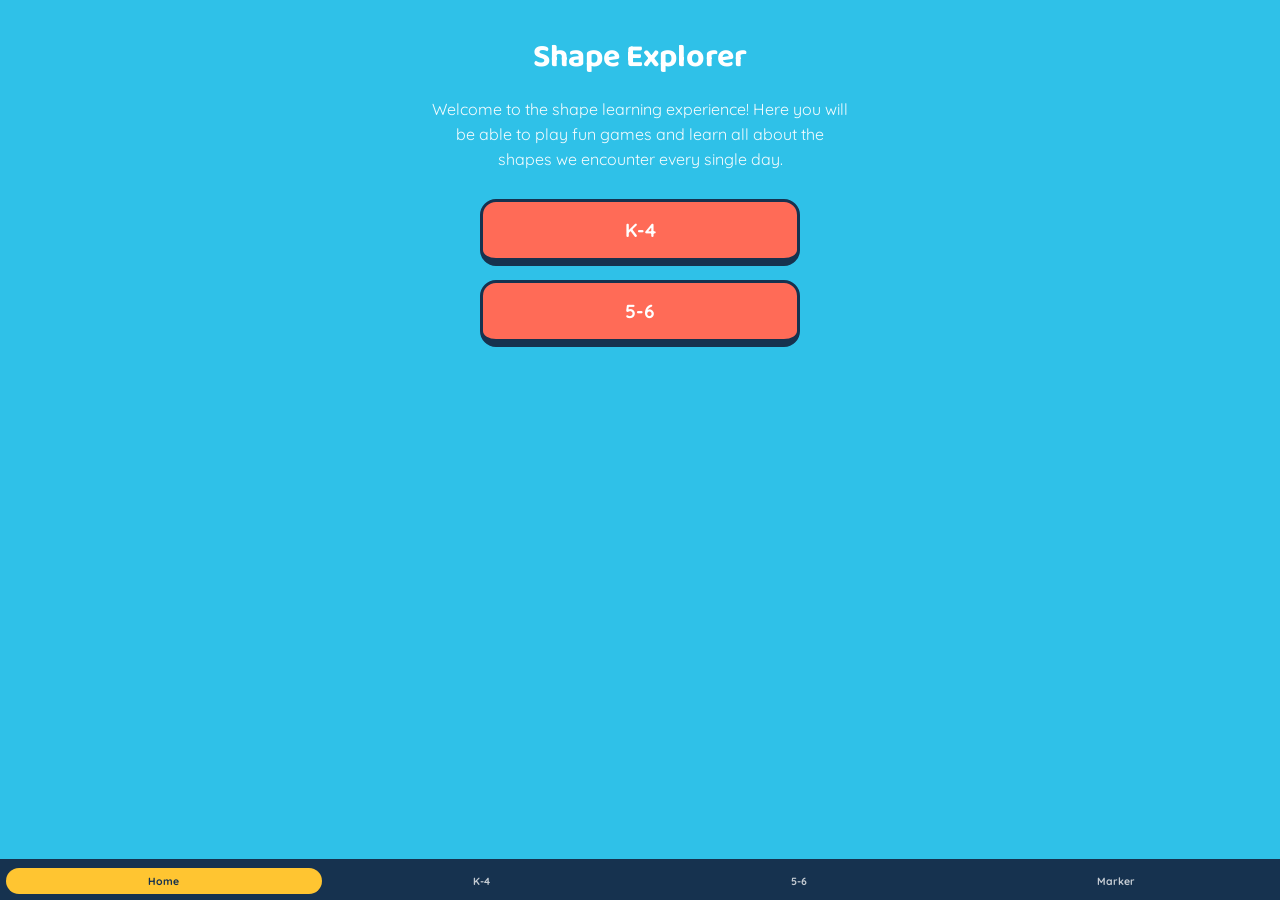
<file: index.html>
<!DOCTYPE html>
<html lang="en">
<head>
    <meta charset="utf-8">
    <meta name="viewport" content="width=device-width, initial-scale=1, maximum-scale=1, user-scalable=no, viewport-fit=cover">
    <title>Shape Explorer</title>
    <link rel="stylesheet" href="Style.css">
</head>
<body data-page="home">
    <nav id="navbar"></nav>
    <main class="page">
        <h1>Shape Explorer</h1>
        <p class="intro">
            Welcome to the shape learning experience! Here you will be able to play fun games and learn all about the shapes
            we encounter every single day. 
        </p>
        <div class="button-stack">
            <a class="big-button" href="K4.html">K-4</a>
            <a class="big-button" href="Grade56.html">5-6</a>
        </div>
    </main>
    <script src="App.js"></script>
</body>
</html>
</file>
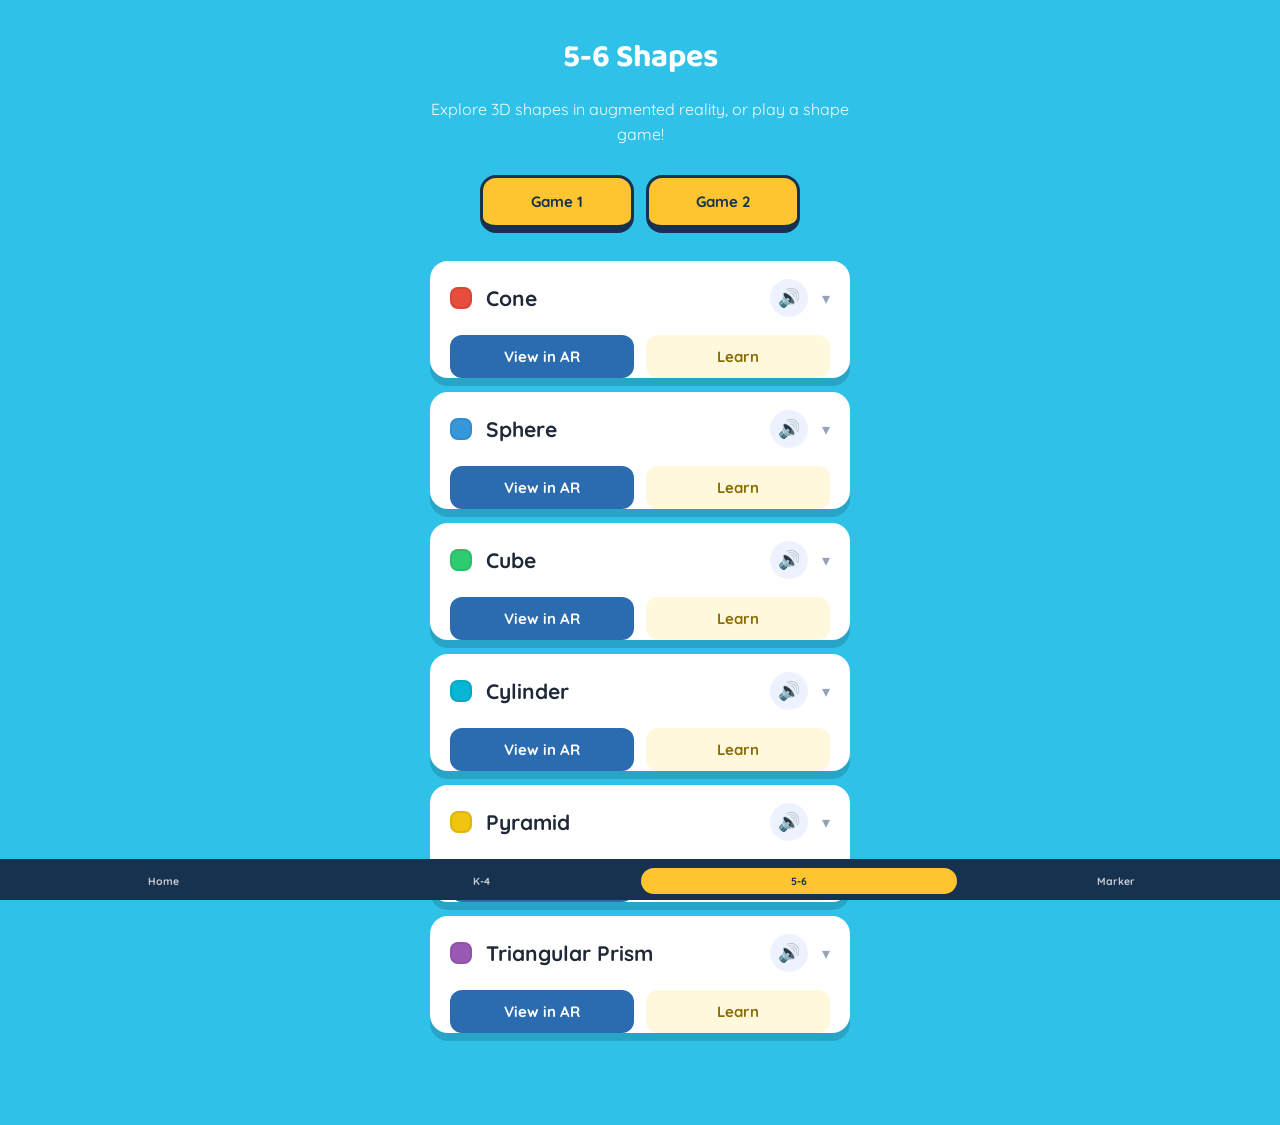
<file: Grade56.html>
<!DOCTYPE html>
<html lang="en">
<head>
    <meta charset="utf-8">
    <meta name="viewport" content="width=device-width, initial-scale=1, maximum-scale=1, user-scalable=no, viewport-fit=cover">
    <title>5-6 Activities - Shape Explorer</title>
    <link rel="stylesheet" href="Style.css">
    <link rel="stylesheet" href="Shapes.css">
</head>
<body data-page="grade56" data-grade="grade56">
    <nav id="navbar"></nav>

    <main class="page">
        <h1>5-6 Shapes</h1>
        <p class="intro">Explore 3D shapes in augmented reality, or play a shape game!</p>

        <div class="button-row">
            <a class="big-button secondary" href="Grade56game1.html">Game 1</a>
            <a class="big-button secondary" href="Grade56game2.html">Game 2</a>
        </div>

        <div id="shape-card-list" class="shape-card-list"></div>
    </main>

    <script src="shapes-data.js"></script>
    <script src="App.js"></script>
    <script src="Cards.js"></script>
</body>
</html>
</file>
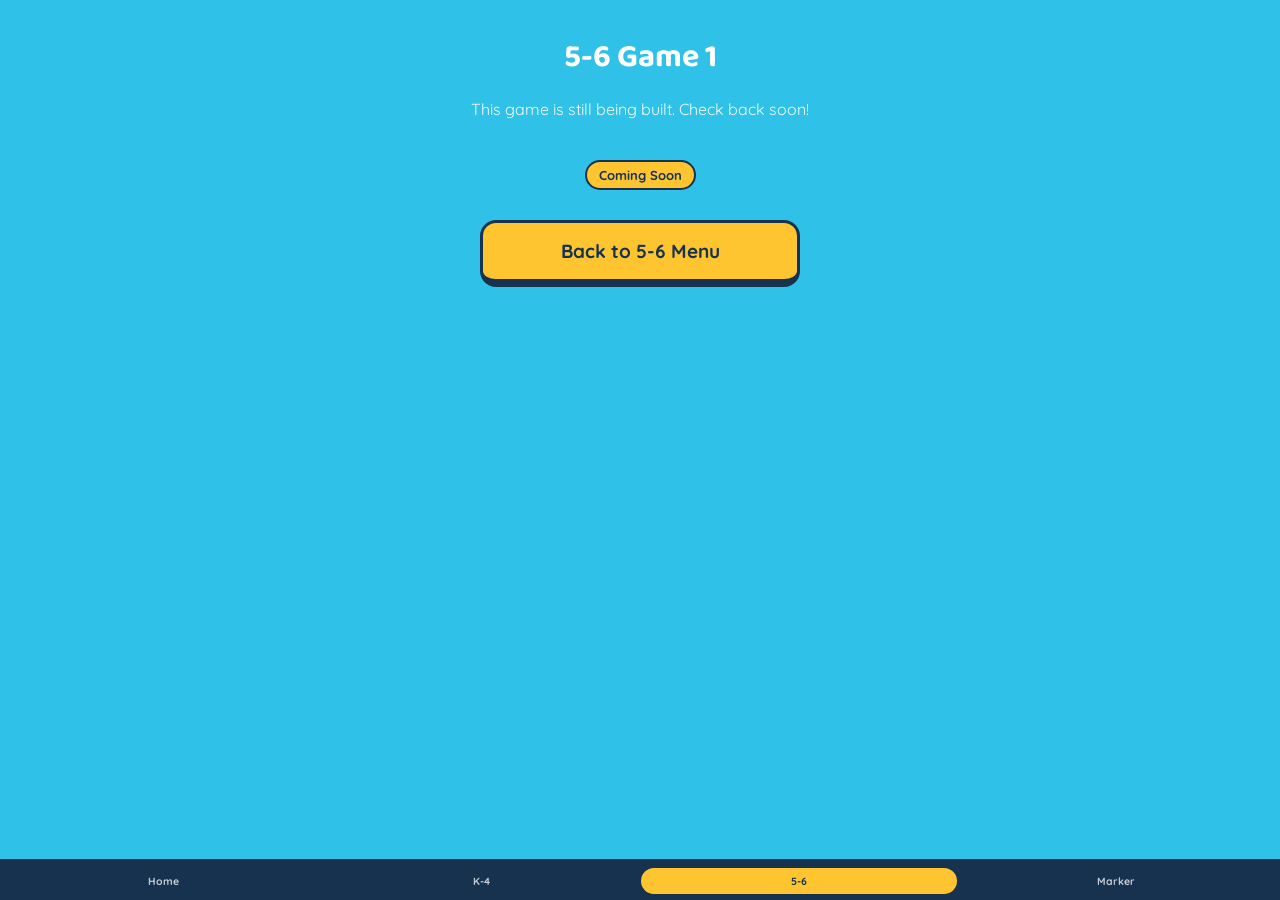
<file: Grade56game1.html>
<!DOCTYPE html>
<html lang="en">
<head>
    <meta charset="utf-8">
    <meta name="viewport" content="width=device-width, initial-scale=1">
    <title>5-6 Game 1 - Shape Explorer</title>
    <link rel="stylesheet" href="Style.css">
</head>
<body data-page="grade56">
    <nav id="navbar"></nav>

    <main class="page">
        <h1>5-6 Game 1</h1>
        <p class="intro">This game is still being built. Check back soon!</p>
        <span class="coming-soon-badge">Coming Soon</span>
        <div class="button-stack" style="margin-top: 30px;">
            <a class="big-button secondary" href="Grade56.html">Back to 5-6 Menu</a>
        </div>
    </main>

    <script src="App.js"></script>
</body>
</html>
</file>
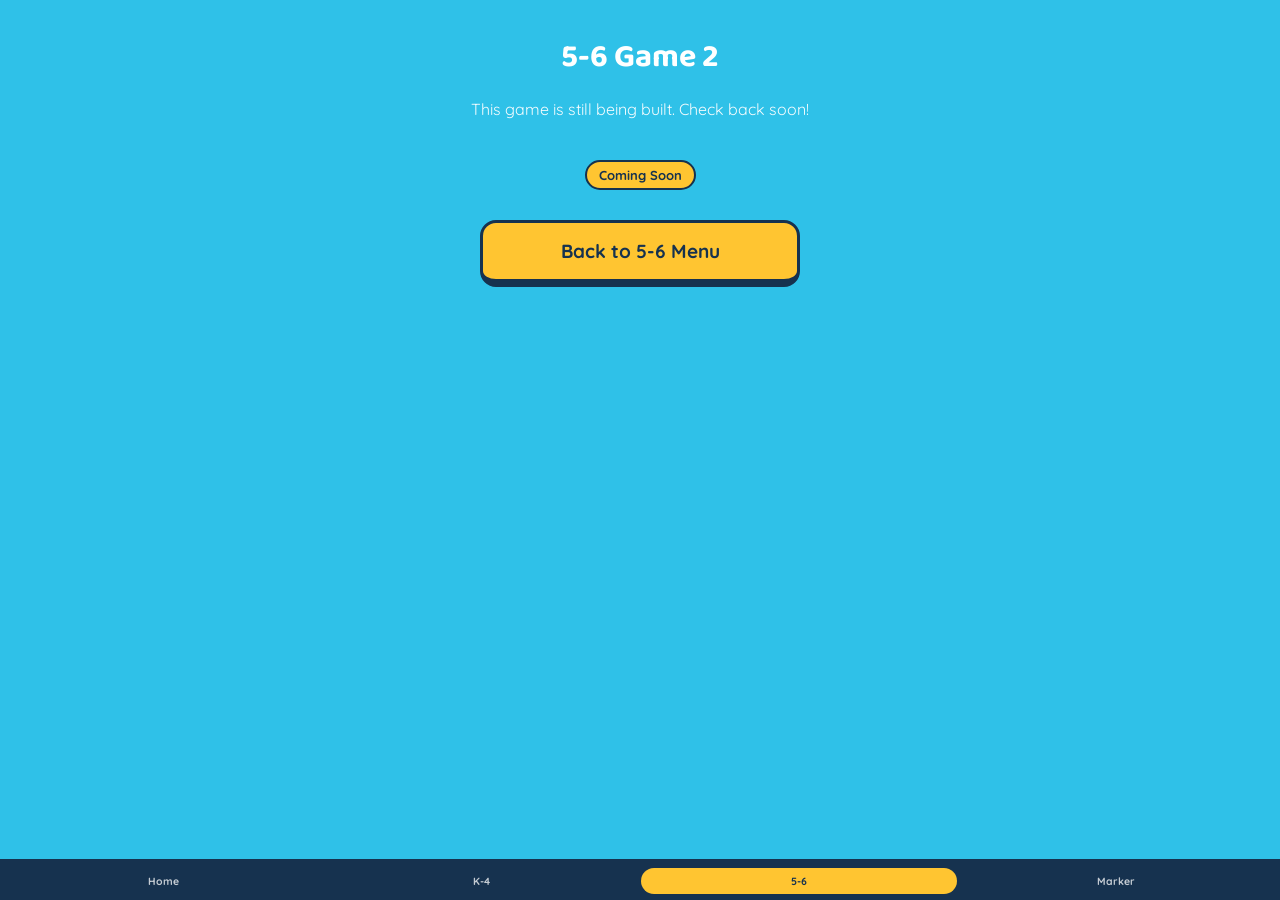
<file: Grade56game2.html>
<!DOCTYPE html>
<html lang="en">
<head>
    <meta charset="utf-8">
    <meta name="viewport" content="width=device-width, initial-scale=1">
    <title>5-6 Game 2 - Shape Explorer</title>
    <link rel="stylesheet" href="Style.css">
</head>
<body data-page="grade56">
    <nav id="navbar"></nav>

    <main class="page">
        <h1>5-6 Game 2</h1>
        <p class="intro">This game is still being built. Check back soon!</p>
        <span class="coming-soon-badge">Coming Soon</span>
        <div class="button-stack" style="margin-top: 30px;">
            <a class="big-button secondary" href="Grade56.html">Back to 5-6 Menu</a>
        </div>
    </main>

    <script src="App.js"></script>
</body>
</html>
</file>
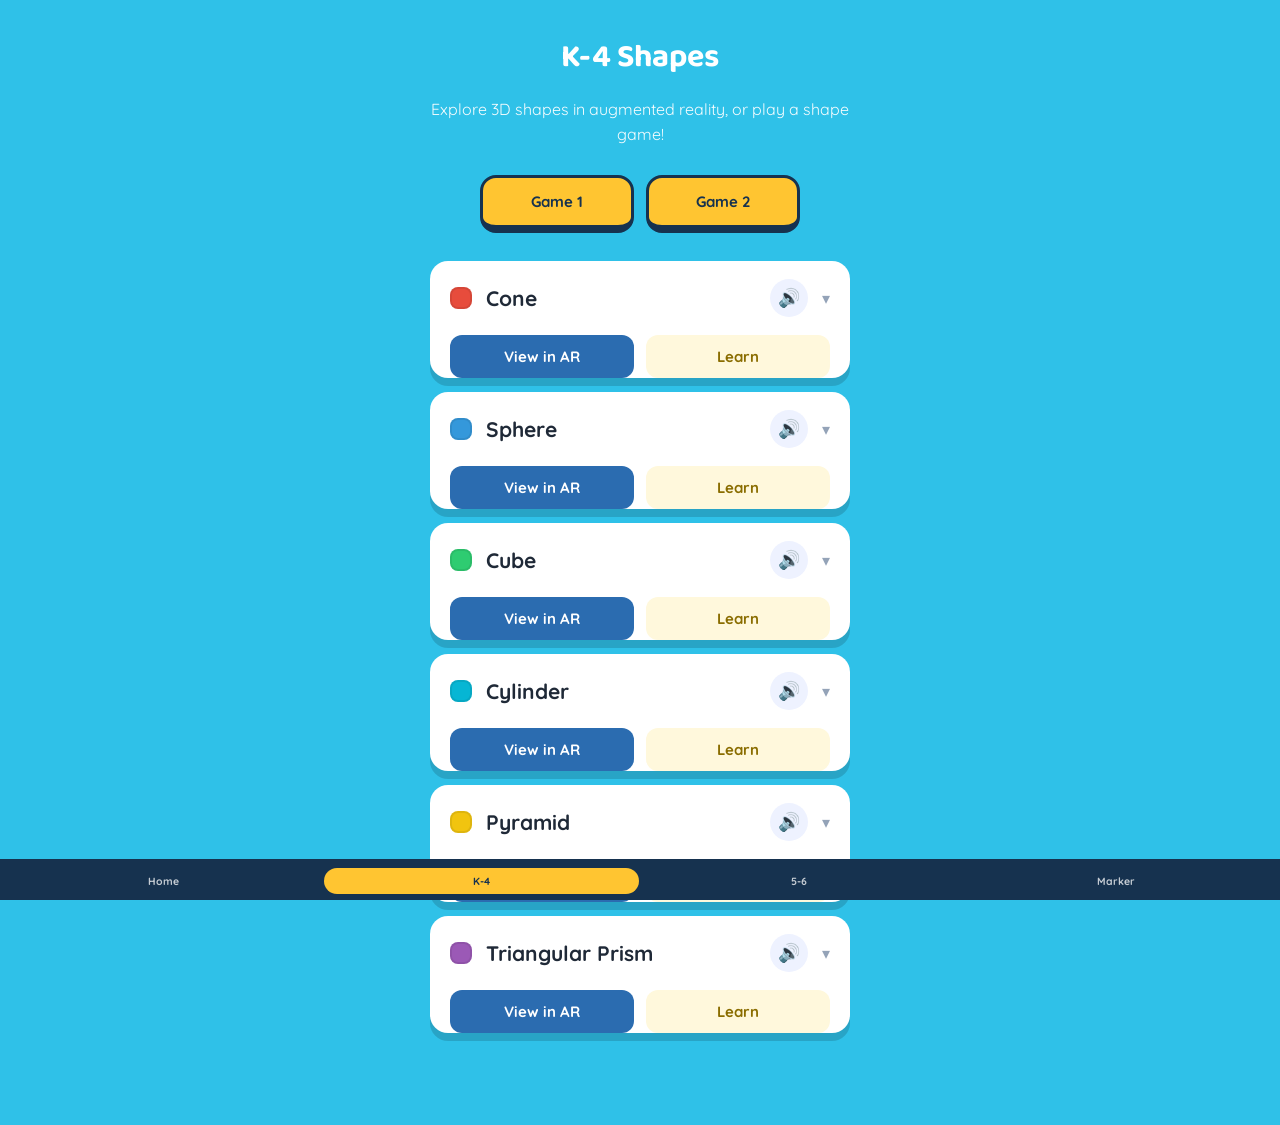
<file: K4.html>
<!DOCTYPE html>
<html lang="en">
<head>
    <meta charset="utf-8">
    <meta name="viewport" content="width=device-width, initial-scale=1, maximum-scale=1, user-scalable=no, viewport-fit=cover">
    <title>K-4 Activities - Shape Explorer</title>
    <link rel="stylesheet" href="Style.css">
    <link rel="stylesheet" href="Shapes.css">
</head>
<body data-page="k4" data-grade="k4">
    <nav id="navbar"></nav>

    <main class="page">
        <h1>K-4 Shapes</h1>
        <p class="intro">Explore 3D shapes in augmented reality, or play a shape game!</p>

        <div class="button-row">
            <a class="big-button secondary" href="K4game1.html">Game 1</a>
            <a class="big-button secondary" href="K4game2.html">Game 2</a>
        </div>

        <div id="shape-card-list" class="shape-card-list"></div>
    </main>

    <script src="shapes-data.js"></script>
    <script src="App.js"></script>
    <script src="Cards.js"></script>
</body>
</html>
</file>
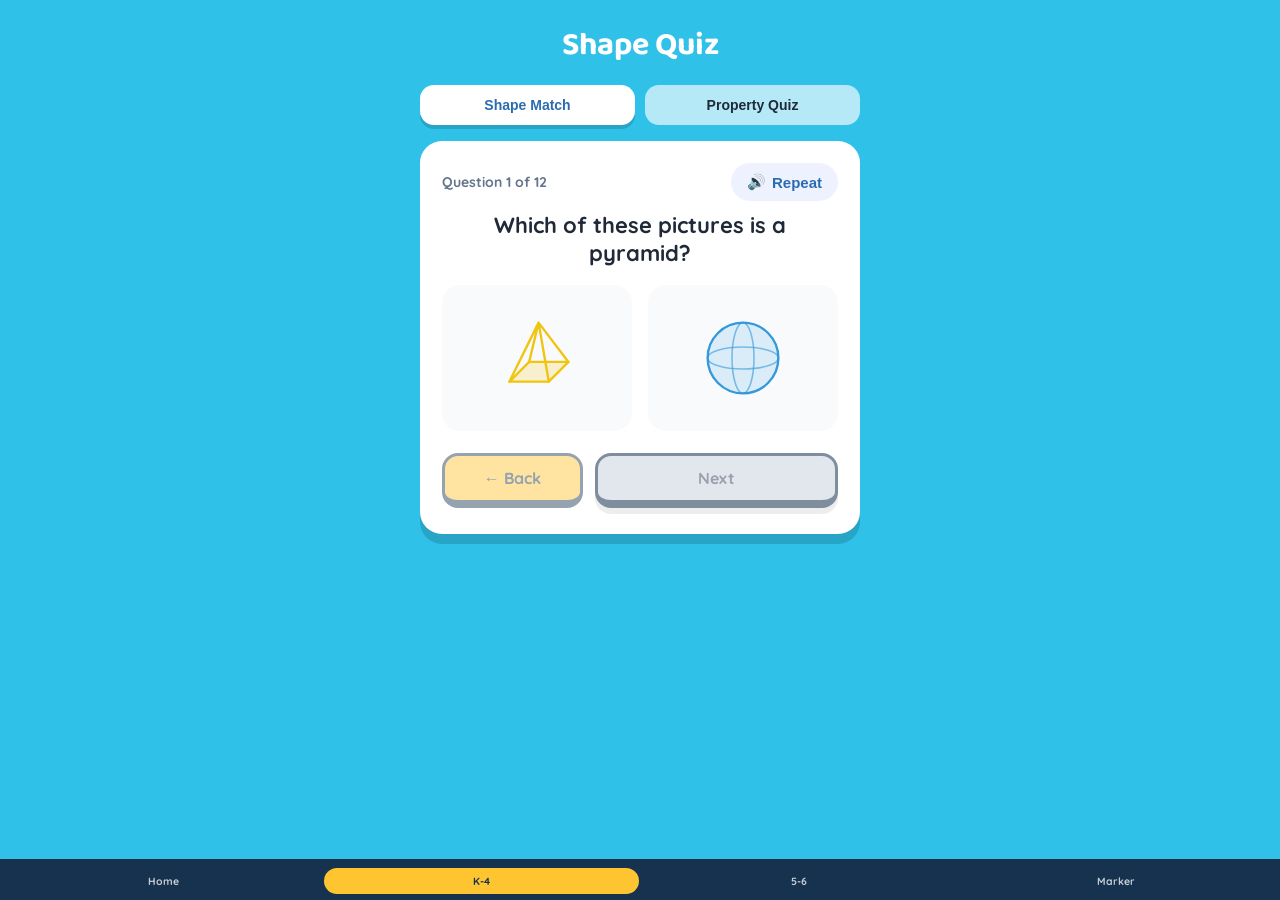
<file: K4game1.html>
<!DOCTYPE html>
<html lang="en">
<head>
    <meta charset="UTF-8" />
    <meta name="viewport" content="width=device-width, initial-scale=1, maximum-scale=1, user-scalable=no, viewport-fit=cover" />
    <title>Shape Quiz - Shape Explorer</title>
    <link rel="stylesheet" href="Style.css" />
    <style>
        /* ---------- Shape Quiz page ---------- */
        body[data-page="k4"] .page {
            padding-top: 20px;
        }

        .mode-toggle-row {
            display: flex;
            gap: 10px;
            width: 100%;
            max-width: 460px;
            margin: 0 auto 16px;
        }

        .mode-toggle-btn {
            flex: 1;
            border: none;
            border-radius: 14px;
            padding: 12px 10px;
            font-size: 14px;
            font-weight: 700;
            cursor: pointer;
            background: rgba(255, 255, 255, 0.65);
            color: #1f2937;
            transition: background 0.15s ease, color 0.15s ease, transform 0.1s ease;
        }

        .mode-toggle-btn:active {
            transform: translateY(2px);
        }

        .mode-toggle-btn.active {
            background: #ffffff;
            color: #2b6cb0;
            box-shadow: 0 4px 0 rgba(0, 0, 0, 0.15);
        }

        .quiz-card {
            width: 100%;
            max-width: 460px;
            margin: 0 auto;
            background: white;
            color: #1f2937;
            border-radius: 22px;
            box-shadow: 0 10px 0 rgba(0, 0, 0, 0.15);
            padding: 22px 22px 26px;
            text-align: center;
        }

        .quiz-topbar {
            display: flex;
            align-items: center;
            justify-content: space-between;
            gap: 10px;
            margin-bottom: 6px;
        }

        .quiz-progress {
            font-weight: 700;
            color: #64748b;
            font-size: 14px;
        }

        .repeat-btn {
            border: none;
            background: #eef2ff;
            color: #2b6cb0;
            border-radius: 999px;
            padding: 10px 16px;
            font-size: 15px;
            font-weight: 700;
            cursor: pointer;
            display: flex;
            align-items: center;
            gap: 6px;
            transition: background 0.15s ease, transform 0.1s ease;
        }

        .repeat-btn:active {
            transform: translateY(1px);
        }

        .repeat-btn.playing {
            background: #dbe4ff;
        }

        .quiz-prompt {
            font-size: 22px;
            font-weight: 800;
            margin: 10px 0 18px;
            color: #1f2937;
        }

        /* single-shape "identify" layout */
        .quiz-shape-stage {
            display: flex;
            justify-content: center;
            margin-bottom: 18px;
        }

        .quiz-shape-stage svg {
            width: 150px;
            height: 150px;
        }

        .name-choices {
            display: flex;
            flex-direction: column;
            gap: 12px;
            margin-bottom: 22px;
        }

        .name-choice-btn {
            border: 3px solid transparent;
            background: #f8fafc;
            border-radius: 14px;
            padding: 14px 16px;
            font-size: 18px;
            font-weight: 700;
            color: #1f2937;
            cursor: pointer;
            transition: border-color 0.15s ease, background 0.15s ease, transform 0.1s ease;
        }

        .name-choice-btn:active {
            transform: translateY(2px);
        }

        .name-choice-btn.selected {
            border-color: #2b6cb0;
            background: #eaf2fb;
        }

        /* two-image "select the shape" layout */
        .image-choices {
            display: grid;
            grid-template-columns: 1fr 1fr;
            gap: 16px;
            margin-bottom: 22px;
        }

        .image-choice-btn {
            border: 4px solid transparent;
            background: #f8fafc;
            border-radius: 18px;
            padding: 14px 8px;
            cursor: pointer;
            display: flex;
            align-items: center;
            justify-content: center;
            transition: border-color 0.15s ease, background 0.15s ease, transform 0.1s ease;
        }

        .image-choice-btn:active {
            transform: translateY(2px);
        }

        .image-choice-btn svg {
            width: 110px;
            height: 110px;
        }

        .image-choice-btn.selected {
            border-color: #2b6cb0;
            background: #eaf2fb;
        }

        .quiz-nav-row {
            display: flex;
            gap: 12px;
        }

        .quiz-nav-row .big-button {
            font-size: 16px;
            min-height: 50px;
            padding: 12px 16px;
        }

        #btn-quiz-back {
            flex: 1;
        }

        #btn-quiz-next {
            flex: 2;
            background: #cbd5e1;
            color: #475569;
            box-shadow: 0 6px 0 rgba(0, 0, 0, 0.12);
        }

        #btn-quiz-next.ready {
            background: #22c55e;
            color: white;
        }

        #btn-quiz-back:disabled {
            opacity: 0.45;
            cursor: not-allowed;
        }

        /* results screen */
        .results-score {
            font-size: 40px;
            font-weight: 800;
            margin: 6px 0 4px;
            color: #16a34a;
        }

        .results-caption {
            color: #64748b;
            font-size: 15px;
            margin-bottom: 20px;
        }

        .results-list {
            text-align: left;
            list-style: none;
            padding: 0;
            margin: 0 0 22px;
            display: flex;
            flex-direction: column;
            gap: 8px;
        }

        .results-list li {
            display: flex;
            align-items: center;
            gap: 10px;
            font-size: 15px;
            padding: 10px 12px;
            border-radius: 10px;
            background: #f8fafc;
        }

        .results-list li.correct {
            background: #ecfdf5;
        }

        .results-list li.incorrect {
            background: #fef2f2;
        }

        .results-icon {
            font-size: 18px;
            flex-shrink: 0;
        }

        @media (max-width: 380px) {
            .quiz-prompt {
                font-size: 19px;
            }

            .quiz-shape-stage svg {
                width: 120px;
                height: 120px;
            }

            .image-choice-btn svg {
                width: 90px;
                height: 90px;
            }
        }
    </style>
</head>
<body data-page="k4" data-grade="k4">
    <nav id="navbar"></nav>

    <main class="page">
        <h1>Shape Quiz</h1>

        <div class="mode-toggle-row">
            <button id="btn-mode-match" class="mode-toggle-btn active" type="button">Shape Match</button>
            <button id="btn-mode-property" class="mode-toggle-btn" type="button">Property Quiz</button>
        </div>

        <div class="quiz-card">
            <!-- Quiz question view -->
            <div id="quiz-question-view">
                <div class="quiz-topbar">
                    <span class="quiz-progress" id="quiz-progress">Question 1 of 12</span>
                    <button id="btn-repeat-audio" class="repeat-btn" type="button" aria-label="Repeat the question">
                        🔊 <span>Repeat</span>
                    </button>
                </div>

                <h2 class="quiz-prompt" id="quiz-prompt">What shape is this?</h2>

                <!-- filled in by JS: either .quiz-shape-stage + .name-choices,
                     or .image-choices, depending on question type -->
                <div id="quiz-answer-area"></div>

                <div class="quiz-nav-row">
                    <button id="btn-quiz-back" class="big-button secondary" type="button">&larr; Back</button>
                    <button id="btn-quiz-next" class="big-button" type="button" disabled>Next</button>
                </div>
            </div>

            <!-- Results view (hidden until the quiz is submitted) -->
            <div id="quiz-results-view" style="display:none;">
                <h2 style="margin-top:0;">Quiz Complete!</h2>
                <div class="results-score" id="results-score">0 / 12</div>
                <p class="results-caption">Here's how you did:</p>
                <ul class="results-list" id="results-list"></ul>
                <div class="button-stack" style="margin: 0 auto;">
                    <button id="btn-play-again" class="big-button" type="button">Play Again</button>
                    <a class="big-button secondary" href="K4.html">Back to K-4 Menu</a>
                </div>
            </div>
        </div>
    </main>

<script src="App.js"></script>
    <script>

        const SHAPE_INFO = {
            cone: {
                name: 'Cone',
                color: '#e74c3c',
                nameAudio: 'audio/cone.mp3',
                svg: (c) => `
                    <ellipse cx="70" cy="115" rx="45" ry="14" fill="${c}" fill-opacity="0.15" stroke="${c}" stroke-width="3"/>
                    <path d="M25,115 L70,20 L115,115" fill="none" stroke="${c}" stroke-width="3" stroke-linejoin="round"/>
                `
            },
            sphere: {
                name: 'Sphere',
                color: '#3498db',
                nameAudio: 'audio/sphere.mp3',
                svg: (c) => `
                    <circle cx="70" cy="70" r="45" fill="${c}" fill-opacity="0.15" stroke="${c}" stroke-width="3"/>
                    <ellipse cx="70" cy="70" rx="45" ry="14" fill="none" stroke="${c}" stroke-width="2" stroke-opacity="0.6"/>
                    <ellipse cx="70" cy="70" rx="14" ry="45" fill="none" stroke="${c}" stroke-width="2" stroke-opacity="0.6"/>
                `
            },
            cube: {
                name: 'Cube',
                color: '#2ecc71',
                nameAudio: 'audio/cube.mp3',
                svg: (c) => `
                    <polygon points="35,55 85,55 110,30 60,30" fill="${c}" fill-opacity="0.28" stroke="${c}" stroke-width="3" stroke-linejoin="round"/>
                    <polygon points="85,55 110,30 110,80 85,105" fill="${c}" fill-opacity="0.18" stroke="${c}" stroke-width="3" stroke-linejoin="round"/>
                    <rect x="35" y="55" width="50" height="50" fill="${c}" fill-opacity="0.1" stroke="${c}" stroke-width="3"/>
                `
            },
            cylinder: {
                name: 'Cylinder',
                color: '#06b6d4',
                nameAudio: 'audio/cylinder.mp3',
                svg: (c) => `
                    <line x1="25" y1="35" x2="25" y2="115" stroke="${c}" stroke-width="3"/>
                    <line x1="115" y1="35" x2="115" y2="115" stroke="${c}" stroke-width="3"/>
                    <rect x="25" y="35" width="90" height="80" fill="${c}" fill-opacity="0.12" stroke="none"/>
                    <ellipse cx="70" cy="115" rx="45" ry="14" fill="${c}" fill-opacity="0.2" stroke="${c}" stroke-width="3"/>
                    <ellipse cx="70" cy="35" rx="45" ry="14" fill="${c}" fill-opacity="0.2" stroke="${c}" stroke-width="3"/>
                `
            },
            pyramid: {
                name: 'Pyramid',
                color: '#f1c40f',
                nameAudio: 'audio/pyramid.mp3',
                svg: (c) => `
                    <polygon points="35,100 85,100 110,75 60,75" fill="${c}" fill-opacity="0.2" stroke="${c}" stroke-width="3" stroke-linejoin="round"/>
                    <path d="M72,25 L35,100 M72,25 L85,100 M72,25 L110,75 M72,25 L60,75" fill="none" stroke="${c}" stroke-width="3" stroke-linecap="round"/>
                `
            },
            prism: {
                name: 'Triangular Prism',
                color: '#9b59b6',
                nameAudio: 'audio/prism.mp3',
                svg: (c) => `
                    <polygon points="35,110 85,110 60,55" fill="${c}" fill-opacity="0.2" stroke="${c}" stroke-width="3" stroke-linejoin="round"/>
                    <polygon points="60,90 110,90 85,35" fill="${c}" fill-opacity="0.12" stroke="${c}" stroke-width="3" stroke-linejoin="round"/>
                    <path d="M35,110 L60,90 M85,110 L110,90 M60,55 L85,35" fill="none" stroke="${c}" stroke-width="3" stroke-linecap="round"/>
                `
            }
        };

        function shapeSvgMarkup(slug) {
            const info = SHAPE_INFO[slug];
            return `<svg viewBox="0 0 140 140" xmlns="http://www.w3.org/2000/svg">${info.svg(info.color)}</svg>`;
        }


        const MATCH_QUESTIONS = [
            { type: 'identify', shape: 'cone', promptText: 'What shape is this?', audio: 'audio/whatShapeIsThis.mp3', choices: ['cone', 'sphere', 'pyramid'] },
            { type: 'select', shape: 'sphere', promptText: 'Which of these pictures is a sphere?', audio: 'audio/selectSphere.mp3', options: ['sphere', 'cube'] },
            { type: 'identify', shape: 'cube', promptText: 'What shape is this?', audio: 'audio/whatShapeIsThis.mp3', choices: ['cube', 'cylinder', 'prism'] },
            { type: 'select', shape: 'cylinder', promptText: 'Which of these pictures is a cylinder?', audio: 'audio/selectCylinder.mp3', options: ['cylinder', 'pyramid'] },
            { type: 'identify', shape: 'pyramid', promptText: 'What shape is this?', audio: 'audio/whatShapeIsThis.mp3', choices: ['pyramid', 'cone', 'cube'] },
            { type: 'select', shape: 'prism', promptText: 'Which of these pictures is a triangular prism?', audio: 'audio/selectPrism.mp3', options: ['prism', 'cone'] },
            { type: 'select', shape: 'cone', promptText: 'Which of these pictures is a cone?', audio: 'audio/selectCone.mp3', options: ['cone', 'cylinder'] },
            { type: 'identify', shape: 'sphere', promptText: 'What shape is this?', audio: 'audio/whatShapeIsThis.mp3', choices: ['sphere', 'cylinder', 'prism'] },
            { type: 'select', shape: 'cube', promptText: 'Which of these pictures is a cube?', audio: 'audio/selectCube.mp3', options: ['cube', 'prism'] },
            { type: 'identify', shape: 'cylinder', promptText: 'What shape is this?', audio: 'audio/whatShapeIsThis.mp3', choices: ['cylinder', 'cube', 'cone'] },
            { type: 'select', shape: 'pyramid', promptText: 'Which of these pictures is a pyramid?', audio: 'audio/selectPyramid.mp3', options: ['pyramid', 'sphere'] },
            { type: 'identify', shape: 'prism', promptText: 'What shape is this?', audio: 'audio/whatShapeIsThis.mp3', choices: ['prism', 'pyramid', 'sphere'] }
        ];

        const PROPERTY_QUESTIONS = [
            { type: 'select', shape: 'sphere', promptText: 'What shape is round like a ball and can roll down a hill?', audio: 'audio/rollDownHill.mp3', options: ['sphere', 'cube'] },
            { type: 'select', shape: 'cube', promptText: 'Which shape looks like a box and has 6 sides?', audio: 'audio/sixFlatFaces.mp3', options: ['cube', 'sphere'] },
            { type: 'select', shape: 'cone', promptText: 'Which shape has a flat circle bottom and a pointy tip like an ice cream cone?', audio: 'audio/onePointyTip.mp3', options: ['cone', 'cylinder'] },
            { type: 'select', shape: 'cylinder', promptText: 'Which shape looks like a soup can, has 2 flat circle faces, and can roll on its curved side?', audio: 'audio/twoFlatCircles.mp3', options: ['cylinder', 'cube'] },
            { type: 'select', shape: 'pyramid', promptText: 'Which shape has 4 triangle sides that meet at a sharp point at the top?', audio: 'audio/pointyTriangleSides.mp3', options: ['pyramid', 'prism'] },
            { type: 'select', shape: 'prism', promptText: 'Which shape looks like a camping tent, with two triangle ends and rectangles between them?', audio: 'audio/triangleEnds.mp3', options: ['prism', 'pyramid'] }
        ];

        const QUESTION_BANKS = {
            match: MATCH_QUESTIONS,
            property: PROPERTY_QUESTIONS
        };

        function shuffle(list) {
            const copy = list.slice();
            for (let i = copy.length - 1; i > 0; i--) {
                const j = Math.floor(Math.random() * (i + 1));
                [copy[i], copy[j]] = [copy[j], copy[i]];
            }
            return copy;
        }

        // Setup mutable state variables
        let currentMode = 'match';
        let activeQuestions = [];
        let currentIndex = 0;
        let answers = [];

        let activeAudio = null;
        let activeAudioKey = null;

        function startQuiz(mode) {
            currentMode = mode;
            
            activeQuestions = shuffle(QUESTION_BANKS[currentMode]);
            
            currentIndex = 0;
            answers = new Array(activeQuestions.length).fill(null);
            
            if (activeAudio) {
                activeAudio.pause();
                activeAudio = null;
                activeAudioKey = null;
            }

            document.getElementById('quiz-results-view').style.display = 'none';
            document.getElementById('quiz-question-view').style.display = 'block';
            

            render();
        }

        function playAudio(src, key, onDone) {
            if (activeAudio && activeAudioKey === key) {
                activeAudio.pause();
                activeAudio.currentTime = 0;
                activeAudio = null;
                activeAudioKey = null;
                if (onDone) onDone();
                return;
            }
            if (activeAudio) {
                activeAudio.pause();
                activeAudio.currentTime = 0;
            }

            const audio = new Audio(src);
            activeAudio = audio;
            activeAudioKey = key;

            const clearIfCurrent = () => {
                if (activeAudio === audio) {
                    activeAudio = null;
                    activeAudioKey = null;
                }
                if (onDone) onDone();
            };

            audio.addEventListener('ended', clearIfCurrent);
            audio.addEventListener('error', clearIfCurrent);
            audio.play().catch(clearIfCurrent);
        }

        function playQuestionAudio(question, { forceRestart } = {}) {
            const repeatBtn = document.getElementById('btn-repeat-audio');
            if (forceRestart && activeAudio) {
                activeAudio.pause();
                activeAudio.currentTime = 0;
                activeAudio = null;
                activeAudioKey = null;
            }
            repeatBtn.classList.add('playing');
            playAudio(question.audio, 'question-audio', () => repeatBtn.classList.remove('playing'));
        }

        function render() {
            const question = activeQuestions[currentIndex];
            document.getElementById('quiz-progress').textContent = `Question ${currentIndex + 1} of ${activeQuestions.length}`;
            document.getElementById('quiz-prompt').textContent = question.promptText;

            const answerArea = document.getElementById('quiz-answer-area');
            const selected = answers[currentIndex];

            if (question.type === 'identify') {
                answerArea.innerHTML = `
                    <div class="quiz-shape-stage">${shapeSvgMarkup(question.shape)}</div>
                    <div class="name-choices">
                        ${question.choices.map(slug => `
                            <button type="button" class="name-choice-btn${selected === slug ? ' selected' : ''}" data-slug="${slug}">
                                ${SHAPE_INFO[slug].name}
                            </button>
                        `).join('')}
                    </div>
                `;
                answerArea.querySelectorAll('.name-choice-btn').forEach(btn => {
                    btn.addEventListener('click', () => selectAnswer(btn.dataset.slug, btn, question));
                });
            } else {
                answerArea.innerHTML = `
                    <div class="image-choices">
                        ${question.options.map(slug => `
                            <button type="button" class="image-choice-btn${selected === slug ? ' selected' : ''}" data-slug="${slug}" aria-label="shape option">
                                ${shapeSvgMarkup(slug)}
                            </button>
                        `).join('')}
                    </div>
                `;
                answerArea.querySelectorAll('.image-choice-btn').forEach(btn => {
                    btn.addEventListener('click', () => selectAnswer(btn.dataset.slug, btn, question));
                });
            }

            document.getElementById('btn-quiz-back').disabled = currentIndex === 0;
            const nextBtn = document.getElementById('btn-quiz-next');
            nextBtn.textContent = currentIndex === activeQuestions.length - 1 ? 'Submit' : 'Next';
            nextBtn.classList.toggle('ready', !!selected);
            nextBtn.disabled = !selected;

            playQuestionAudio(question, { forceRestart: true });
        }

        function selectAnswer(slug, buttonEl, question) {
            answers[currentIndex] = slug;

            buttonEl.parentElement.querySelectorAll('button').forEach(btn => btn.classList.remove('selected'));
            buttonEl.classList.add('selected');

            const nextBtn = document.getElementById('btn-quiz-next');
            nextBtn.classList.add('ready');
            nextBtn.disabled = false;

            if (question.type === 'identify') {
                playAudio(SHAPE_INFO[slug].nameAudio, `answer-${slug}`);
            }
        }

        function goBack() {
            if (currentIndex === 0) return;
            currentIndex -= 1;
            render();
        }

        function goNext() {
            if (!answers[currentIndex]) return;
            if (currentIndex === activeQuestions.length - 1) {
                showResults();
                return;
            }
            currentIndex += 1;
            render();
        }

        function showResults() {
            if (activeAudio) {
                activeAudio.pause();
                activeAudio = null;
                activeAudioKey = null;
            }

            let score = 0;
            const list = document.getElementById('results-list');
            list.innerHTML = activeQuestions.map((question, index) => {
                const isCorrect = answers[index] === question.shape;
                if (isCorrect) score += 1;
                const label = question.type === 'identify'
                    ? `Question ${index + 1}: ${SHAPE_INFO[question.shape].name}`
                    : `Question ${index + 1}: ${question.promptText}`;
                return `
                    <li class="${isCorrect ? 'correct' : 'incorrect'}">
                        <span>${label}${isCorrect ? '' : ` — you picked ${SHAPE_INFO[answers[index]]?.name || 'nothing'}`}</span>
                    </li>
                `;
            }).join('');

            document.getElementById('results-score').textContent = `${score} / ${activeQuestions.length}`;
            document.getElementById('quiz-question-view').style.display = 'none';
            document.getElementById('quiz-results-view').style.display = 'block';
        }

        function changeMode(mode) {
            if (mode === currentMode) return;
            document.getElementById('btn-mode-match').classList.toggle('active', mode === 'match');
            document.getElementById('btn-mode-property').classList.toggle('active', mode === 'property');
            startQuiz(mode);
        }

        // Attach layout actions safely
        document.getElementById('btn-mode-match').addEventListener('click', () => changeMode('match'));
        document.getElementById('btn-mode-property').addEventListener('click', () => changeMode('property'));

        document.getElementById('btn-quiz-back').addEventListener('click', goBack);
        document.getElementById('btn-quiz-next').addEventListener('click', goNext);
        document.getElementById('btn-play-again').addEventListener('click', () => startQuiz(currentMode));
        document.getElementById('btn-repeat-audio').addEventListener('click', () => {
            playQuestionAudio(activeQuestions[currentIndex], { forceRestart: true });
        });

        document.addEventListener('DOMContentLoaded', () => {
            if (typeof renderNavbar === 'function') renderNavbar();
            startQuiz('match');
        });
    </script>
</body>
</html>
</file>
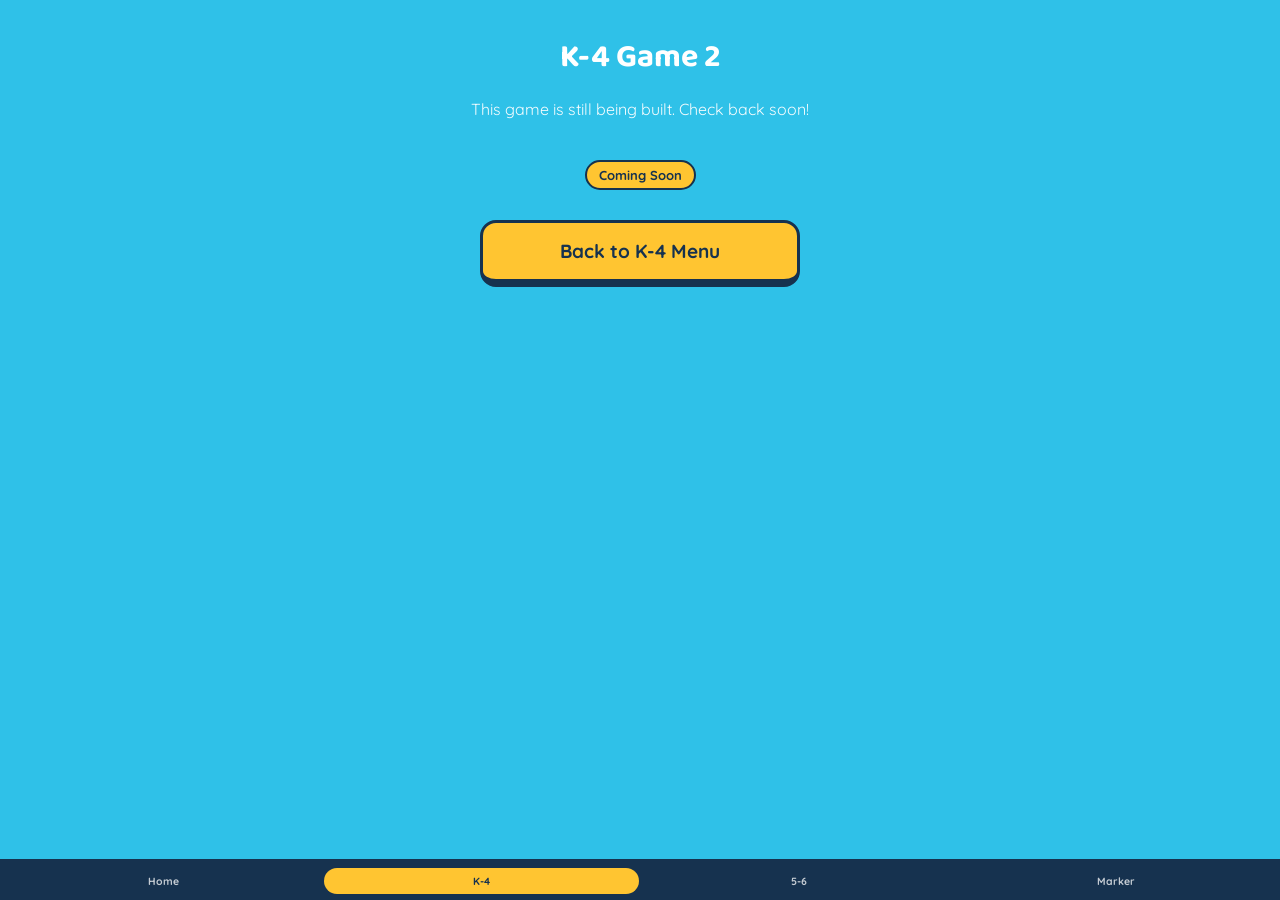
<file: K4game2.html>
<!DOCTYPE html>
<html lang="en">
<head>
    <meta charset="utf-8">
    <meta name="viewport" content="width=device-width, initial-scale=1">
    <title>K-4 Game 2 - Shape Explorer</title>
    <link rel="stylesheet" href="Style.css">
</head>
<body data-page="k4">
    <nav id="navbar"></nav>

    <main class="page">
        <h1>K-4 Game 2</h1>
        <p class="intro">This game is still being built. Check back soon!</p>
        <span class="coming-soon-badge">Coming Soon</span>
        <div class="button-stack" style="margin-top: 30px;">
            <a class="big-button secondary" href="K4.html">Back to K-4 Menu</a>
        </div>
    </main>

    <script src="App.js"></script>
</body>
</html>
</file>
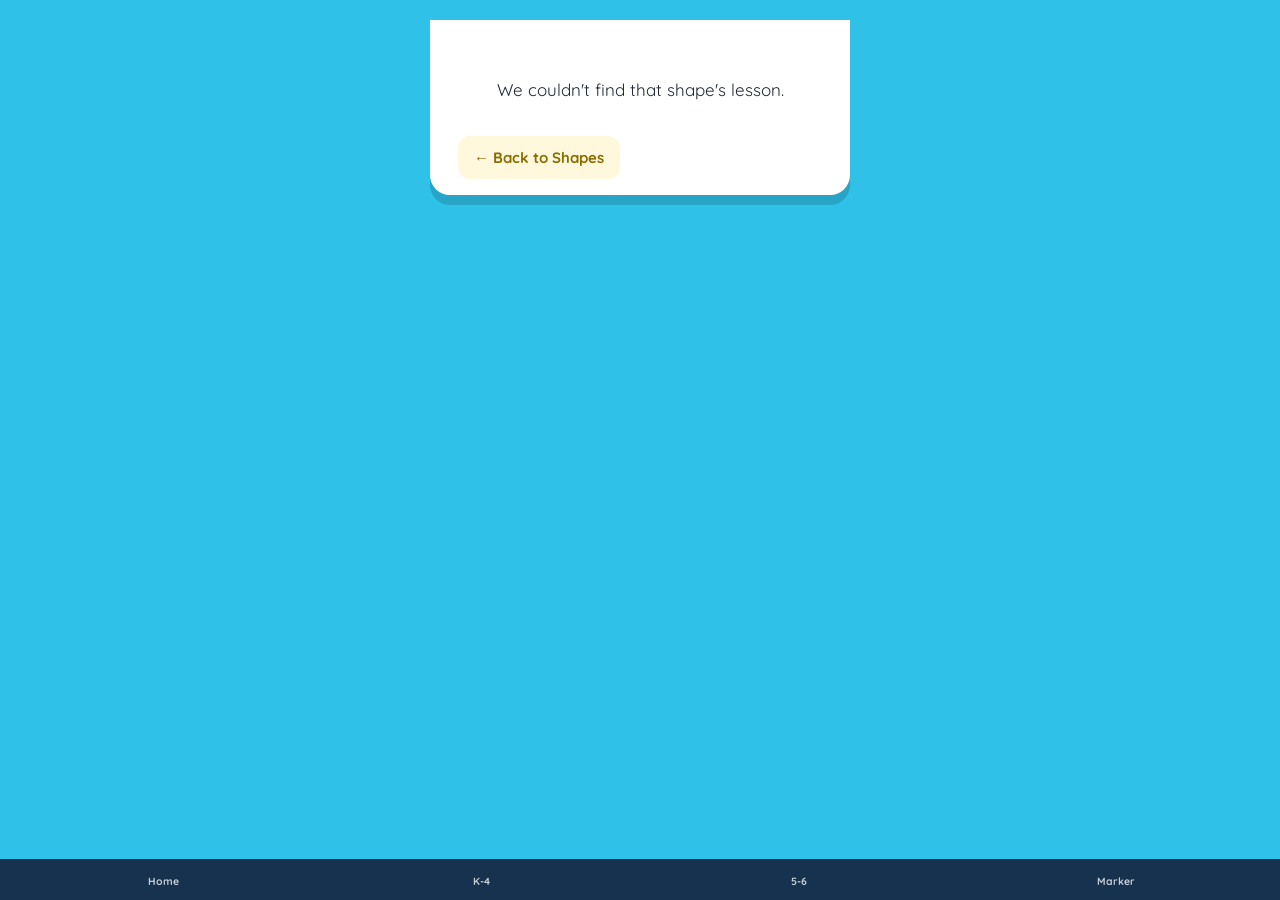
<file: Lesson.html>
<!DOCTYPE html>
<html lang="en">
<head>
    <meta charset="utf-8">
    <meta name="viewport" content="width=device-width, initial-scale=1, maximum-scale=1, user-scalable=no, viewport-fit=cover">
    <title>Shape Lesson - Shape Explorer</title>
    <link rel="stylesheet" href="Style.css">
    <link rel="stylesheet" href="Shapes.css">
</head>
<body data-page="lesson">
    <nav id="navbar"></nav>

    <main class="page">
        <div id="lesson-content"></div>
    </main>

    <script src="shapes-data.js"></script>
    <script src="lessons-data.js"></script>
    <script src="App.js"></script>
    <script src="Lesson.js"></script>
</body>
</html>
</file>
<file: Style.css>
@import url('https://fonts.googleapis.com/css2?family=Baloo+2:wght@500;600;700;800&family=Quicksand:wght@500;600;700&display=swap');

:root {
    /* Flat, bright, kid-friendly palette. No gradients, no shadows —
       color and thick outlines carry the personality instead. */
    --color-canvas: #2FC1E8;   /* page background */
    --color-ink: #16324F;      /* text / outlines, dark navy instead of pure black */
    --color-card: #FFFFFF;     /* card surfaces */
    --color-coral: #FF6B57;    /* primary action color */
    --color-sun: #FFC531;      /* secondary action / highlight color */
    --color-grass: #3DDC97;    /* success / "go" color */
    --color-grape: #8C6FF7;    /* extra accent */
}

* {
    box-sizing: border-box;
    -webkit-tap-highlight-color: transparent;
    user-select: none;
}

html, body {
    margin: 0;
    padding: 0;
    width: 100%;
    font-family: 'Quicksand', 'Segoe UI', Verdana, sans-serif;
}

/* Normal pages scroll normally. Only the full-screen AR camera page
   (body.ar-body, see below) locks scrolling. This was previously
   forced to overflow:hidden on every page, which is why nothing
   could scroll. */
body:not(.ar-body) {
    min-height: 100vh;
    min-height: 100dvh;
    overflow-y: auto;
    -webkit-overflow-scrolling: touch;
    background: var(--color-canvas);
    color: var(--color-ink);
}

html {
    background: var(--color-canvas);
}

html:has(body.ar-body) {
    background: #000;
}

body.ar-body {
    background: #000 !important;
    background-color: #000 !important;
    overflow: hidden;
    color: #f8fafc;
    min-height: 100vh;
    min-height: 100dvh;
    position: fixed;
    inset: 0;
    width: 100vw;
    width: 100dvw;
    height: 100vh;
    height: 100dvh;
}

#ar-scene, .a-canvas {
    width: 100vw !important;
    height: 100vh !important;
}

body.ar-body * {
    max-width: none;
}

/* ---------- Bottom tab bar (mobile app nav) ---------- */

:root {
    --navbar-height: 64px;
}

#navbar {
    position: fixed;
    left: 0;
    right: 0;
    bottom: 0;
    display: flex;
    justify-content: space-around;
    align-items: stretch;
    gap: 2px;
    padding: 6px 6px calc(6px + env(safe-area-inset-bottom));
    background: var(--color-ink);
    border-top: 3px solid var(--color-ink);
    z-index: 500;
}

#navbar a {
    flex: 1;
    min-width: 0;
    display: flex;
    flex-direction: column;
    align-items: center;
    justify-content: center;
    gap: 3px;
    color: rgba(255, 255, 255, 0.75);
    text-decoration: none;
    font-family: 'Quicksand', sans-serif;
    font-weight: 700;
    font-size: 10.5px;
    padding: 6px 2px;
    border-radius: 14px;
    transition: background 0.15s ease, color 0.15s ease;
}

#navbar a .nav-icon {
    width: 22px;
    height: 22px;
    display: flex;
    align-items: center;
    justify-content: center;
}

#navbar a .nav-icon svg {
    width: 100%;
    height: 100%;
}

#navbar a .nav-label {
    max-width: 100%;
    overflow: hidden;
    text-overflow: ellipsis;
    white-space: nowrap;
}

#navbar a:active {
    background: rgba(255, 255, 255, 0.12);
}

#navbar a.active {
    background: var(--color-sun);
    color: var(--color-ink);
}

.page {
    box-sizing: border-box;
    width: 100%;
    max-width: 480px;
    margin: 0 auto;
    min-height: 100vh;
    min-height: 100dvh;
    display: flex;
    flex-direction: column;
    align-items: center;
    text-align: center;
    padding: 32px 20px calc(var(--navbar-height) + 28px + env(safe-area-inset-bottom));
}

.page h1 {
    color: white;
    font-family: 'Baloo 2', 'Quicksand', sans-serif;
    font-weight: 700;
    font-size: 32px;
    margin: 0 0 14px;
}

.page p.intro {
    color: rgba(255, 255, 255, 0.95);
    font-size: 16px;
    max-width: 420px;
    margin: 0 0 28px;
    line-height: 1.55;
}

.button-stack {
    display: flex;
    flex-direction: column;
    gap: 14px;
    width: 100%;
    max-width: 320px;
}

.big-button {
    width: 100%;
    font-family: 'Quicksand', sans-serif;
    font-size: 19px;
    font-weight: 700;
    padding: 16px 20px;
    min-height: 56px;
    border: 3px solid var(--color-ink);
    border-bottom-width: 8px;
    border-radius: 16px;
    background: var(--color-coral);
    color: white;
    cursor: pointer;
    transition: transform 0.08s ease, border-bottom-width 0.08s ease;
    text-decoration: none;
    display: flex;
    align-items: center;
    justify-content: center;
}

.big-button:active {
    transform: translateY(5px);
    border-bottom-width: 3px;
}

.big-button.secondary {
    background: var(--color-sun);
    color: var(--color-ink);
}

.big-button:disabled,
.big-button.disabled {
    opacity: 0.55;
    cursor: not-allowed;
}

.coming-soon-badge {
    display: inline-block;
    margin-top: 10px;
    font-family: 'Quicksand', sans-serif;
    font-weight: 700;
    font-size: 13px;
    background: var(--color-sun);
    color: var(--color-ink);
    padding: 5px 12px;
    border-radius: 999px;
    border: 2px solid var(--color-ink);
}
/* Container that handles the absolute screen centering */
.center-popup {
    position: fixed;
    top: 50%;
    left: 50%;
    transform: translate(-50%, -50%);
    z-index: 9999; /* Higher than AR scenes and standard UI elements */
    width: 85%;
    max-width: 320px;
    background-color: rgba(255, 255, 255, 0.96);
    box-shadow: 0 10px 25px -5px rgba(0, 0, 0, 0.3), 0 8px 10px -6px rgba(0, 0, 0, 0.3);
    border-radius: 12px;
    border: 1px solid #e2e8f0;
    font-family: system-ui, -apple-system, BlinkMacSystemFont, "Segoe UI", Roboto, sans-serif;
    animation: popupFadeIn 0.2s ease-out;
}

.popup-content {
    padding: 24px;
    text-align: center;
}

.popup-content p {
    margin: 0 0 16px 0;
    color: #1f2937;
    font-size: 15px;
    line-height: 1.5;
    font-weight: 500;
}

.popup-close-btn {
    background-color: #f59e0b; /* Matches your orange vertex color scheme */
    color: #ffffff;
    border: none;
    padding: 8px 20px;
    font-size: 14px;
    font-weight: 600;
    border-radius: 6px;
    cursor: pointer;
    transition: background-color 0.15s ease;
}

.popup-close-btn:hover {
    background-color: #d97706;
}

@keyframes popupFadeIn {
    from {
        opacity: 0;
        transform: translate(-50%, -45%) scale(0.95);
    }
    to {
        opacity: 1;
        transform: translate(-50%, -50%) scale(1);
    }
}
/* Marker preview on the print page */
.marker-preview {
    background: white;
    padding: 16px;
    border-radius: 16px;
    border: 3px solid var(--color-ink);
    margin-bottom: 20px;
    width: 100%;
    max-width: 260px;
}

.marker-preview img {
    width: 100%;
    height: auto;
    display: block;
}

#ar-container {
    position: fixed;
    inset: 0;
    top: 0;
    left: 0;
    width: 100vw;
    width: 100dvw;
    height: 100vh;
    height: 100dvh;
    min-width: 100vw;
    min-width: 100dvw;
    min-height: 100vh;
    min-height: 100dvh;
    background: transparent;
    overflow: hidden;
    z-index: 1;
}

#ar-container a-scene,
#ar-container .a-canvas,
body.ar-body .a-canvas {
    position: fixed !important;
    inset: 0 !important;
    top: 0 !important;
    left: 0 !important;
    width: 100vw !important;
    width: 100dvw !important;
    height: 100vh !important;
    height: 100dvh !important;
    min-width: 100vw !important;
    min-width: 100dvw !important;
    min-height: 100vh !important;
    min-height: 100dvh !important;
    background: transparent !important;
    transform: none !important;
    -webkit-transform: none !important;
}

body.ar-body #arjs-video,
body.ar-body video.ar-video,
body.ar-body video {
    position: fixed !important;
    top: 0 !important;
    left: 0 !important;
    right: auto !important;
    bottom: auto !important;
    object-fit: cover !important;
    object-position: center center !important;
    transform: none !important;
    -webkit-transform: none !important;
    z-index: 0 !important;
    display: block !important;
    opacity: 1 !important;
    pointer-events: none !important;
}

#ar-container a-scene,
#ar-container canvas.a-canvas,
body.ar-body canvas.a-canvas {
    z-index: 1 !important;
}

.ar-ui {
    position: fixed;
    z-index: 999;
}

#btn-back,
#btn-texture-toggle,
.arrow-btn {
    border: 3px solid var(--color-ink);
}

#btn-back {
    top: 20px;
    left: 20px;
    font-family: 'Quicksand', sans-serif;
    font-size: 18px;
    font-weight: 700;
    padding: 12px 18px;
    border-radius: 999px;
    background: white;
    color: var(--color-ink);
    cursor: pointer;
}

#btn-texture-toggle,
#btn-skeleton-toggle {
    top: 20px;
    right: 20px;
    font-family: 'Quicksand', sans-serif;
    font-size: 16px;
    padding: 12px 18px;
    border-radius: 999px;
    background: var(--color-sun);
    color: var(--color-ink);
    font-weight: 700;
    cursor: pointer;
}

#btn-net-toggle {
    top: 70px;
    right: 20px;
    font-family: 'Quicksand', sans-serif;
    font-size: 16px;
    padding: 12px 18px;
    border-radius: 999px;
    background: var(--color-grape);
    color: var(--color-ink);
    font-weight: 700;
    cursor: pointer;
}

#btn-texture-toggle.on {
    background: var(--color-grass);
    color: var(--color-ink);
}

.shape-nav {
    bottom: max(24px, env(safe-area-inset-bottom));
    left: 0;
    width: 100%;
    display: flex;
    align-items: center;
    justify-content: center;
    gap: 16px;
    padding: 0 16px;
}

.arrow-btn {
    font-size: 24px;
    width: 52px;
    height: 52px;
    border-radius: 50%;
    background: white;
    color: var(--color-ink);
    cursor: pointer;
    display: flex;
    align-items: center;
    justify-content: center;
}

#shape-label {
    min-width: 210px;
    font-family: 'Quicksand', sans-serif;
    font-size: 20px;
    font-weight: 700;
    color: white;
    background: var(--color-ink);
    padding: 10px 16px;
    border-radius: 999px;
    text-align: center;
}

#marker-hint {
    top: 82px;
    left: 50%;
    transform: translateX(-50%);
    width: min(92vw, 360px);
    text-align: center;
    color: white;
    background: var(--color-ink);
    padding: 8px 12px;
    font-size: 14px;
    border-radius: 999px;
    z-index: 998;
}

@media (max-width: 640px) {
    #btn-back,
    #btn-texture-toggle {
        font-size: 14px;
        padding: 10px 14px;
    }

    .shape-nav {
        gap: 12px;
    }

    .arrow-btn {
        width: 46px;
        height: 46px;
        font-size: 20px;
    }

    #shape-label {
        min-width: 150px;
        font-size: 16px;
    }
}
</file>
<file: Shapes.css>
.button-row {
    display: flex;
    flex-direction: row;
    flex-wrap: nowrap;
    gap: 12px;
    justify-content: center;
    width: 100%;
    max-width: 320px;
    margin-bottom: 28px;
}

.button-row .big-button {
    flex: 1;
    font-size: 15px;
    padding: 14px 8px;
    min-height: 52px;
}

/* ---------- Shape card list (K4.html / Grade56.html) ---------- */

.shape-card-list {
    display: flex;
    flex-direction: column;
    gap: 14px;
    width: 100%;
    max-width: 420px;
}

.shape-card {
    background: #ffffff;
    border-radius: 18px;
    box-shadow: 0 8px 0 rgba(0, 0, 0, 0.15);
    overflow: hidden;
    text-align: left;
    transition: box-shadow 0.15s ease, transform 0.15s ease;
}

.shape-card-header {
    display: flex;
    align-items: center;
    gap: 14px;
    width: 100%;
    padding: 18px 20px;
    border: none;
    background: transparent;
    cursor: pointer;
    font: inherit;
    text-align: left;
}

.shape-card-header:focus-visible {
    outline: 3px solid #2b6cb0;
    outline-offset: -3px;
}

.shape-card-swatch {
    width: 22px;
    height: 22px;
    border-radius: 8px;
    flex-shrink: 0;
    box-shadow: inset 0 0 0 2px rgba(0, 0, 0, 0.08);
}

.shape-card-name {
    flex: 1;
    font-size: 21px;
    font-weight: 700;
    color: #1f2937;
}

.voice-button {
    position: relative;
    flex-shrink: 0;
    width: 38px;
    height: 38px;
    border-radius: 50%;
    background: #eef2ff;
    display: flex;
    align-items: center;
    justify-content: center;
    font-size: 18px;
    cursor: pointer;
    transition: background 0.15s ease, transform 0.1s ease;
}

.voice-button:hover,
.voice-button:focus-visible {
    background: #dbe4ff;
    transform: scale(1.06);
    outline: none;
}

/* ---------- Voice button "playing" state ----------
   A simple, friendly cue while a shape-name clip is playing:
   the button turns green and bounces gently up and down. */

.voice-button.playing {
    background: #34d399;
    animation: voice-bounce 0.5s ease-in-out infinite;
}

@keyframes voice-bounce {
    0%, 100% {
        transform: translateY(0);
    }
    50% {
        transform: translateY(-5px);
    }
}

@media (prefers-reduced-motion: reduce) {
    .voice-button.playing {
        animation: none;
        background: #34d399;
    }
}

.shape-card-chevron {
    flex-shrink: 0;
    font-size: 16px;
    color: #94a3b8;
    transition: transform 0.2s ease;
}

.shape-card.expanded .shape-card-chevron {
    transform: rotate(180deg);
}

.shape-card-body {
    display: grid;
    grid-template-rows: 0fr;
    transition: grid-template-rows 0.22s ease;
}

.shape-card-body > * {
    overflow: hidden;
    min-height: 0;
}

.shape-card.expanded .shape-card-body {
    grid-template-rows: 1fr;
}

.shape-card-body .shape-card-hint,
.shape-card-body .shape-card-actions {
    padding: 0 20px;
}

.shape-card-hint {
    color: #64748b;
    font-size: 15px;
    margin: 0;
}

.shape-card.expanded .shape-card-hint {
    padding-top: 2px;
    padding-bottom: 12px;
}

.shape-card.expanded .shape-card-actions {
    padding-bottom: 20px;
}

.shape-card-actions {
    display: flex;
    gap: 12px;
}

/* ---------- Shared action-button styles (cards + lesson page) ---------- */

.card-action-button {
    flex: 1;
    text-align: center;
    padding: 12px 16px;
    border-radius: 12px;
    font-weight: 700;
    font-size: 15px;
    text-decoration: none;
    transition: transform 0.1s ease;
}

.card-action-button:active {
    transform: translateY(2px);
}

.ar-button {
    background: #2b6cb0;
    color: white;
}

.learn-button {
    background: #fff8dc;
    color: #8a6d00;
}

@media (max-width: 340px) {
    .shape-card-name {
        font-size: 17px;
    }

    .button-row .big-button {
        font-size: 13px;
        padding: 12px 6px;
    }
}

/* ---------- Lesson page (Lesson.html) ---------- */

body[data-page="lesson"] .page {
    align-items: stretch;
    padding-top: 20px;
}

#lesson-content {
    width: 100%;
    max-width: 420px;
    margin: 0 auto;
}

.lesson-hero {
    border-radius: 20px 20px 0 0;
    padding: 40px 28px 28px;
    text-align: center;
    color: white;
}

.lesson-hero h1 {
    margin: 0 0 8px;
    font-size: 36px;
    text-shadow: 2px 2px 8px rgba(0, 0, 0, 0.25);
}

.lesson-tagline {
    margin: 0;
    font-size: 17px;
    font-weight: 600;
    opacity: 0.95;
}

.lesson-card {
    background: white;
    color: #1f2937;
    border-radius: 0 0 20px 20px;
    padding: 28px;
    box-shadow: 0 10px 0 rgba(0, 0, 0, 0.15);
    text-align: left;
}

.lesson-card p {
    font-size: 17px;
    line-height: 1.6;
    margin: 0 0 16px;
}

.lesson-fact {
    background: #fff8dc;
    border-radius: 14px;
    padding: 16px 18px;
    margin: 8px 0 20px;
}

.lesson-fact-label {
    display: inline-block;
    font-size: 13px;
    font-weight: 800;
    letter-spacing: 0.04em;
    text-transform: uppercase;
    color: #8a6d00;
    margin-bottom: 6px;
}

.lesson-fact p {
    margin: 0;
    font-size: 16px;
}

.lesson-subheading {
    font-size: 18px;
    margin: 0 0 10px;
}

.lesson-examples {
    margin: 0 0 24px;
    padding-left: 22px;
}

.lesson-examples li {
    font-size: 16px;
    line-height: 1.7;
}

.lesson-actions {
    display: flex;
    gap: 12px;
    flex-wrap: wrap;
}

.lesson-actions .card-action-button {
    flex: 1;
    min-width: 160px;
}

.lesson-missing {
    padding: 28px;
    font-size: 17px;
    text-align: center;
}
</file>
